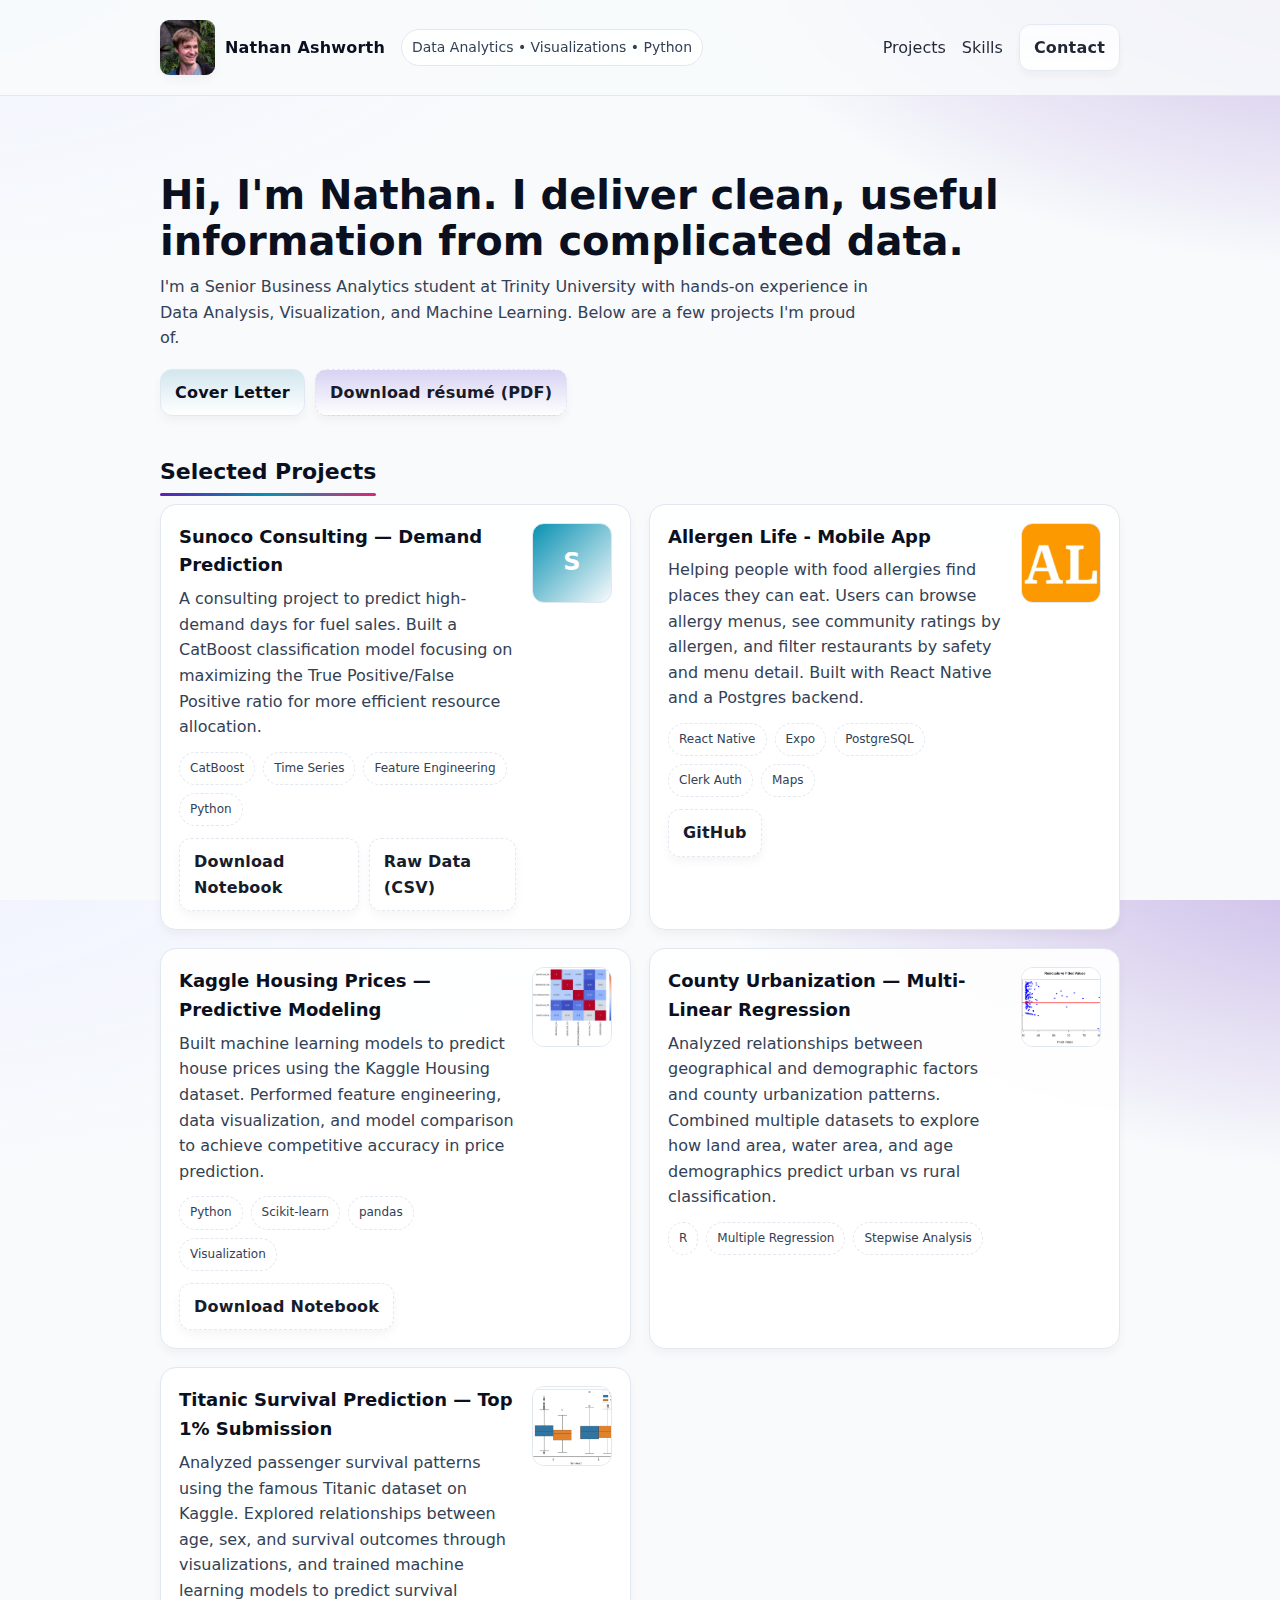
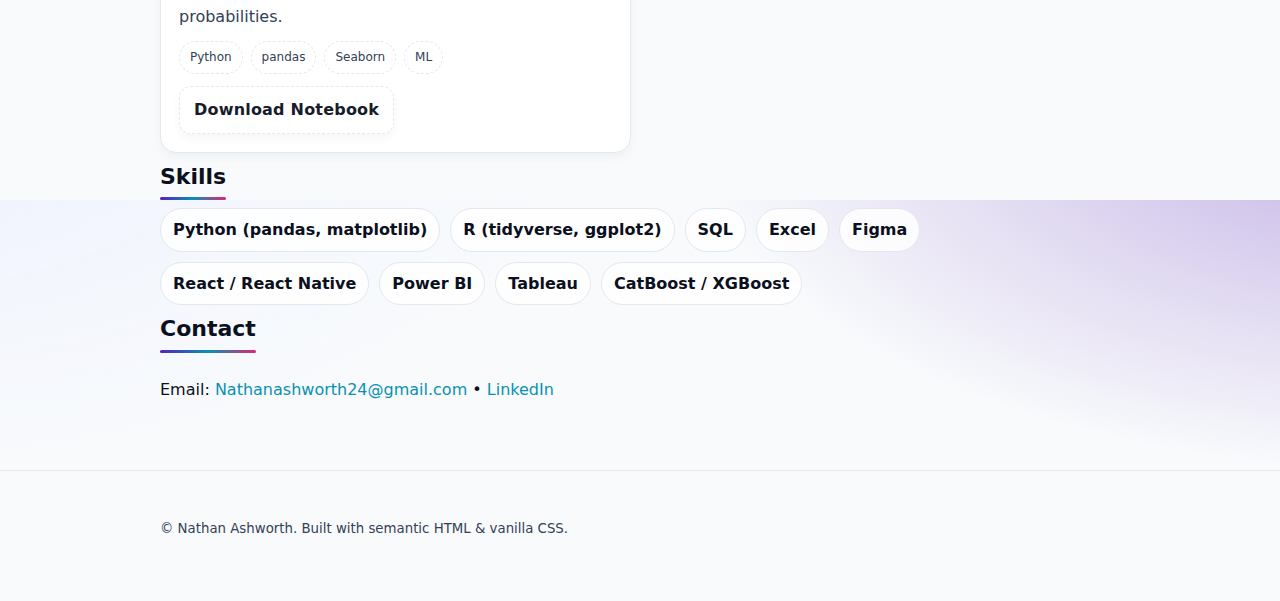
<file: index.html>
<!DOCTYPE html>
<html lang="en">
<head>
  <meta charset="utf-8" />
  <meta name="viewport" content="width=device-width, initial-scale=1" />
  <title>Nathan Ashworth — Projects</title>
  <meta name="description" content="Portfolio of Nathan Ashworth — data/analytics & front‑end projects." />
  <meta name="color-scheme" content="light dark" />
  <link rel="stylesheet" href="style.css">
</head>

<body>
  <header>
    <div class="container nav">
      <div class="brand-info">
        <div class="brand">
          <!-- Placeholder if no image exists -->
          <img src="profile_pic.jpg" onerror="this.src='[data-uri]'" alt="Nathan Ashworth" class="logo" />
          <span>Nathan Ashworth</span>
        </div>
        <span class="pill">Data Analytics • Visualizations • Python</span>
      </div>
      <nav class="nav-links" aria-label="Primary">
        <a href="#projects">Projects</a>
        <a href="#skills">Skills</a>
        <a href="#contact" class="btn">Contact</a>
      </nav>
    </div>
  </header>

  <main class="container">
    <!-- LIST VIEW -->
    <div id="list-view">
      <section class="hero">
        <!-- UPDATED HEADING -->
        <h1>Hi, I'm Nathan. I deliver clean, useful information from complicated data.</h1>
        <p>
          I'm a Senior Business Analytics student at Trinity University with hands‑on experience in
          Data Analysis, Visualization, and Machine Learning. Below are a few projects I'm proud of.
        </p>
        <div class="actions">
          <!-- UPDATED: Replaced "See projects" button with "Cover Letter" button linking to PDF -->
          <a class="btn success" href="Nathan Ashworth Cover Letter (4).pdf" target="_blank">Cover Letter</a>
          <a class="btn ghost resume" href="https://drive.google.com/file/d/14TTWFAXkcB5L2Qvy4WIrAFA2lSbyCM1J/view?usp=sharing" target="_blank">Download résumé (PDF)</a>
        </div>
      </section>

      <section id="projects" aria-labelledby="projects-title">
        <h2 class="section-title" id="projects-title">Selected Projects</h2>
        <div class="grid">
          
          <!-- Project: Sunoco Consulting -->
          <article class="card" data-href="Sunoco_Project/Sunoco.html" aria-labelledby="sunoco-title">
            <div class="card-content">
              <h3 id="sunoco-title">Sunoco Consulting — Demand Prediction</h3>
              <p>
                A consulting project to predict high-demand days for fuel sales. Built a CatBoost classification model focusing on 
                maximizing the True Positive/False Positive ratio for more efficient resource allocation.
              </p>
              <div class="tags">
                <span class="tag">CatBoost</span>
                <span class="tag">Time Series</span>
                <span class="tag">Feature Engineering</span>
                <span class="tag">Python</span>
              </div>
              <div class="actions">
                <!-- UPDATED TO GOOGLE DRIVE LINK -->
                <a class="btn ghost" href="https://drive.google.com/file/d/1c9u76OXVPvkkjXm2lYuy-6iXH7Qmeak5/view?usp=drive_link" download="sunoco-notebook.ipynb" target="_blank">Download Notebook</a>
                <!-- UPDATED TO GOOGLE DRIVE LINK -->
                <a class="btn ghost" href="https://drive.google.com/file/d/1ahLQGSI-8hqX6uSfDQ7i5tsWz2RGFP1N/view?usp=sharing" download="sunoco-raw-data.csv" target="_blank">Raw Data (CSV)</a>
              </div>
            </div>
            <!-- Placeholder icon for Sunoco -->
            <div class="card-image placeholder">S</div>
          </article>
          </a>
          <!-- Project 1: Allergen Life -->

          <article class="card" data-href="Allergen_Project/Allergen.html" aria-labelledby="allergen-title">
            <div class="card-content">
              <h3 id="allergen-title">Allergen Life - Mobile App</h3>
              <p>
                Helping people with food allergies find places they can eat. Users can browse allergy menus,
                see community ratings by allergen, and filter restaurants by safety and menu detail. Built with React Native
                and a Postgres backend.
              </p>
              <div class="tags">
                <span class="tag">React Native</span>
                <span class="tag">Expo</span>
                <span class="tag">PostgreSQL</span>
                <span class="tag">Clerk Auth</span>
                <span class="tag">Maps</span>
              </div>
              <div class="actions">
                <!-- CARD ACTION LINK REMAINS EXTERNAL -->
                <a class="btn ghost" href="https://github.com/nashwort24/Allergen---Life/tree/main/allergen_life-master" target="_blank">GitHub</a>
              </div>
            </div>
            <img src="app_icon.webp" alt="Allergen Life app icon" class="card-image" onerror="this.style.display='none'" />
          </article>
          </a>

          <!-- Project 2: Kaggle Housing Prices -->
          
          <article class="card" data-href="Housing_Project/Housing.html" aria-labelledby="p2-title">
            <div class="card-content">
              <h3 id="p2-title">Kaggle Housing Prices — Predictive Modeling</h3>
              <p>
                Built machine learning models to predict house prices using the Kaggle Housing dataset. Performed feature engineering, 
                data visualization, and model comparison to achieve competitive accuracy in price prediction.
              </p>
              <div class="tags">
                <span class="tag">Python</span><span class="tag">Scikit-learn</span><span class="tag">pandas</span><span class="tag">Visualization</span>
              </div>
              <div class="actions">
                  <!-- UPDATED TO GOOGLE DRIVE LINK -->
                  <a class="btn ghost" href="https://drive.google.com/file/d/1pKJ6AxrgQACMteOw-QSWaDo-wCK9t23N/view?usp=drive_link" download="kaggle-housing-notebook.ipynb" target="_blank">Download Notebook</a>
              </div>
            </div>
            <img src="heatmap_kaggle.png" alt="Housing price analysis" class="card-image" onerror="this.style.display='none'" />
          </article>

          <!-- Project 3: County Urbanization -->
          <article class="card" data-href="Urban_Project/Urban.html" aria-labelledby="p3-title">
            <div class="card-content">
              <h3 id="p3-title">County Urbanization — Multi-Linear Regression</h3>
              <p>
                Analyzed relationships between geographical and demographic factors and county urbanization patterns. 
                Combined multiple datasets to explore how land area, water area, and age demographics predict urban vs rural classification.
              </p>
              <div class="tags">
                <span class="tag">R</span><span class="tag">Multiple Regression</span><span class="tag">Stepwise Analysis</span>
              </div>
            </div>
            <img src="residuals_rural.png" alt="County urbanization analysis" class="card-image" onerror="this.style.display='none'" />
          </article>

          <!-- Project 4: Titanic Survival -->
          <article class="card" data-href="Titanic_Project/Titanic.html" aria-labelledby="p4-title">
              <div class="card-content">
                <!-- CARD TITLE UPDATED -->
                <h3 id="p4-title">Titanic Survival Prediction — Top 1% Submission</h3>
                <p>
                  Analyzed passenger survival patterns using the famous Titanic dataset on Kaggle.
                  Explored relationships between age, sex, and survival outcomes through visualizations,
                  and trained machine learning models to predict survival probabilities.
                </p>
                <div class="tags">
                  <span class="tag">Python</span>
                  <span class="tag">pandas</span>
                  <span class="tag">Seaborn</span>
                  <span class="tag">ML</span>
                </div>
                <div class="actions">
                    <!-- UPDATED TO GOOGLE DRIVE LINK -->
                    <a class="btn ghost" href="https://drive.google.com/file/d/10UAJB6TN1qrkUQ6wyIEcbwBca8mDLLjs/view?usp=sharing" download="titanic-notebook.ipynb" target="_blank">Download Notebook</a>
                </div>
              </div>
              <img src="titanic_boxplot.png" alt="titanic survival boxplot" class="card-image" onerror="this.style.display='none'" />
            </article>

        </div>
      </section>

      <section id="skills" aria-labelledby="skills-title">
        <h2 class="section-title" id="skills-title">Skills</h2>
        <div class="chips">
          <span class="chip">Python (pandas, matplotlib)</span>
          <span class="chip">R (tidyverse, ggplot2)</span>
          <span class="chip">SQL</span>
          <span class="chip">Excel</span>
          <span class="chip">Figma</span>
          <span class="chip">React / React Native</span>
          <span class="chip">Power BI</span>
          <span class="chip">Tableau</span>
          <span class="chip">CatBoost / XGBoost</span>
        </div>
      </section>

      <section id="contact" aria-labelledby="contact-title">
        <h2 class="section-title" id="contact-title">Contact</h2>
        <p>
          Email: <a href="mailto:nashwort@trinity.edu">Nathanashworth24@gmail.com</a> • 
          <a href="https://www.linkedin.com/in/nathan-ashworth-869752216" target="_blank">LinkedIn</a>
        </p>
      </section>
    </div>
  </main>

  <footer>
    <div class="container">
      <small>© <span id="y"></span> Nathan Ashworth. Built with semantic HTML & vanilla CSS.</small>
    </div>
  </footer>

  <script>
    // Create sample charts for project cards
    function createChart(canvasId, type) {
      const canvas = document.getElementById(canvasId);
      if (!canvas) return;
      
      const ctx = canvas.getContext('2d');
      const size = 80;
      canvas.width = size * 2;
      canvas.height = size * 2;
      canvas.style.width = size + 'px';
      canvas.style.height = size + 'px';
      ctx.scale(2, 2);
      
      ctx.fillStyle = getComputedStyle(document.documentElement).getPropertyValue('--card').trim();
      ctx.fillRect(0, 0, size, size);
      
      if (type === 'line') {
        const points = [[15, 50], [25, 45], [35, 40], [45, 35], [55, 30], [65, 25]];
        ctx.strokeStyle = '#06b6d4';
        ctx.lineWidth = 2;
        ctx.beginPath();
        ctx.moveTo(points[0][0], points[0][1]);
        points.slice(1).forEach(point => ctx.lineTo(point[0], point[1]));
        ctx.stroke();
        
        ctx.fillStyle = '#7c3aed';
        points.forEach(point => {
          ctx.beginPath();
          ctx.arc(point[0], point[1], 2, 0, Math.PI * 2);
          ctx.fill();
        });
      }
    }


      document.querySelectorAll('.card[data-href]').forEach(card => {
    card.addEventListener('click', e => {
      // prevent clicks on inner links from hijacking navigation
      if (e.target.closest('a')) return;
      window.location.href = card.dataset.href;
    });
  });
</script>
  </script>
</body>
</html>
</file>
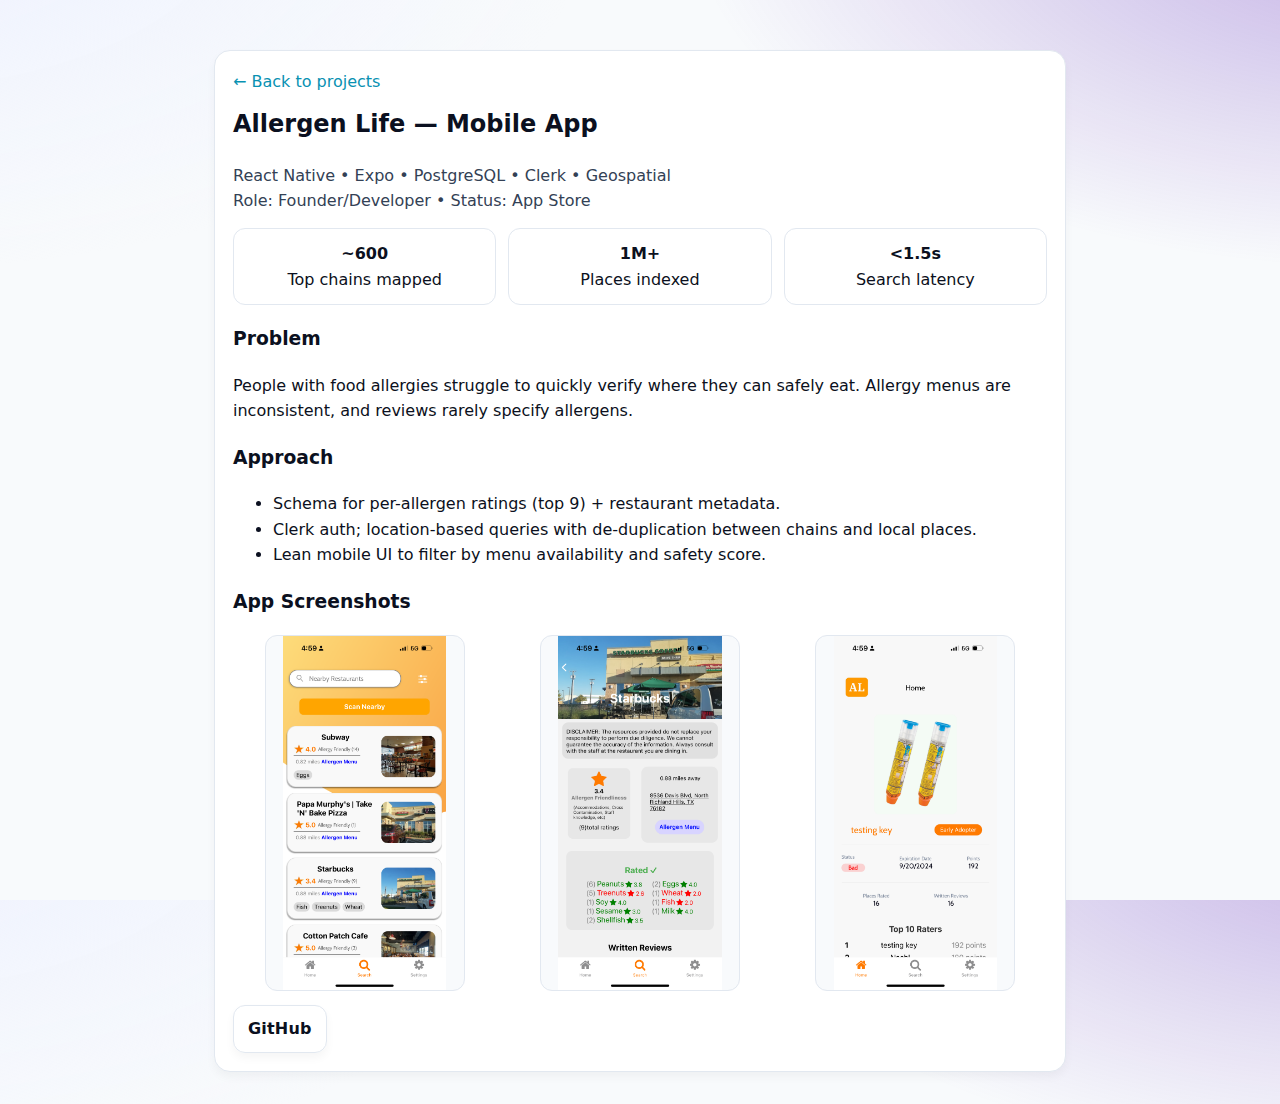
<file: Allergen_Project/Allergen.html>
<!DOCTYPE html>
<html lang="en">
<head>
  <meta charset="utf-8" />
  <meta name="viewport" content="width=device-width, initial-scale=1" />
  <title>Nathan Ashworth — Projects</title>
  <meta name="description" content="Portfolio of Nathan Ashworth — data/analytics & front-end projects." />
  <meta name="color-scheme" content="light dark" />  

  <link rel="stylesheet" href="../style.css">
</head>

<body>
  <main class="page-container">
    <!-- DETAIL: ALLERGEN -->
    <section id="detail-allergen" class="detail" aria-labelledby="detail-allergen-title">
      <a class="back" href="../index.html">&larr; Back to projects</a>

      <h2 id="detail-allergen-title">Allergen Life — Mobile App</h2>
      <p class="meta">
        React Native • Expo • PostgreSQL • Clerk • Geospatial
        <br>Role: Founder/Developer • Status: App Store
      </p>

      <div class="kpis">
        <div class="kpi"><strong>~600</strong><br>Top chains mapped</div>
        <div class="kpi"><strong>1M+</strong><br>Places indexed</div>
        <div class="kpi"><strong>&lt;1.5s</strong><br>Search latency</div>
      </div>

      <h3>Problem</h3>
      <p>
        People with food allergies struggle to quickly verify where they can safely eat.
        Allergy menus are inconsistent, and reviews rarely specify allergens.
      </p>

      <h3>Approach</h3>
      <ul>
        <li>Schema for per-allergen ratings (top 9) + restaurant metadata.</li>
        <li>Clerk auth; location-based queries with de-duplication between chains and local places.</li>
        <li>Lean mobile UI to filter by menu availability and safety score.</li>
      </ul>

      <h3>App Screenshots</h3>
      <div class="gallery three-col">
        <figure>
          <img src="search_screen.png" alt="Search Screen" class="mobile-screenshot">
        </figure>
        <figure>
          <img src="restaurant_screen.png" alt="Restaurant Screen" class="mobile-screenshot">
        </figure>
        <figure>
          <img src="home_screen.png" alt="Home Screen" class="mobile-screenshot">
        </figure>
      </div>

      <div class="actions" style="margin-top:14px">
        <a class="btn" href="https://github.com/nashwort24/Allergen---Life/tree/main/allergen_life-master" target="_blank">
          GitHub
        </a>
      </div>
    </section>
  </main>
</body>
</html>
</file>
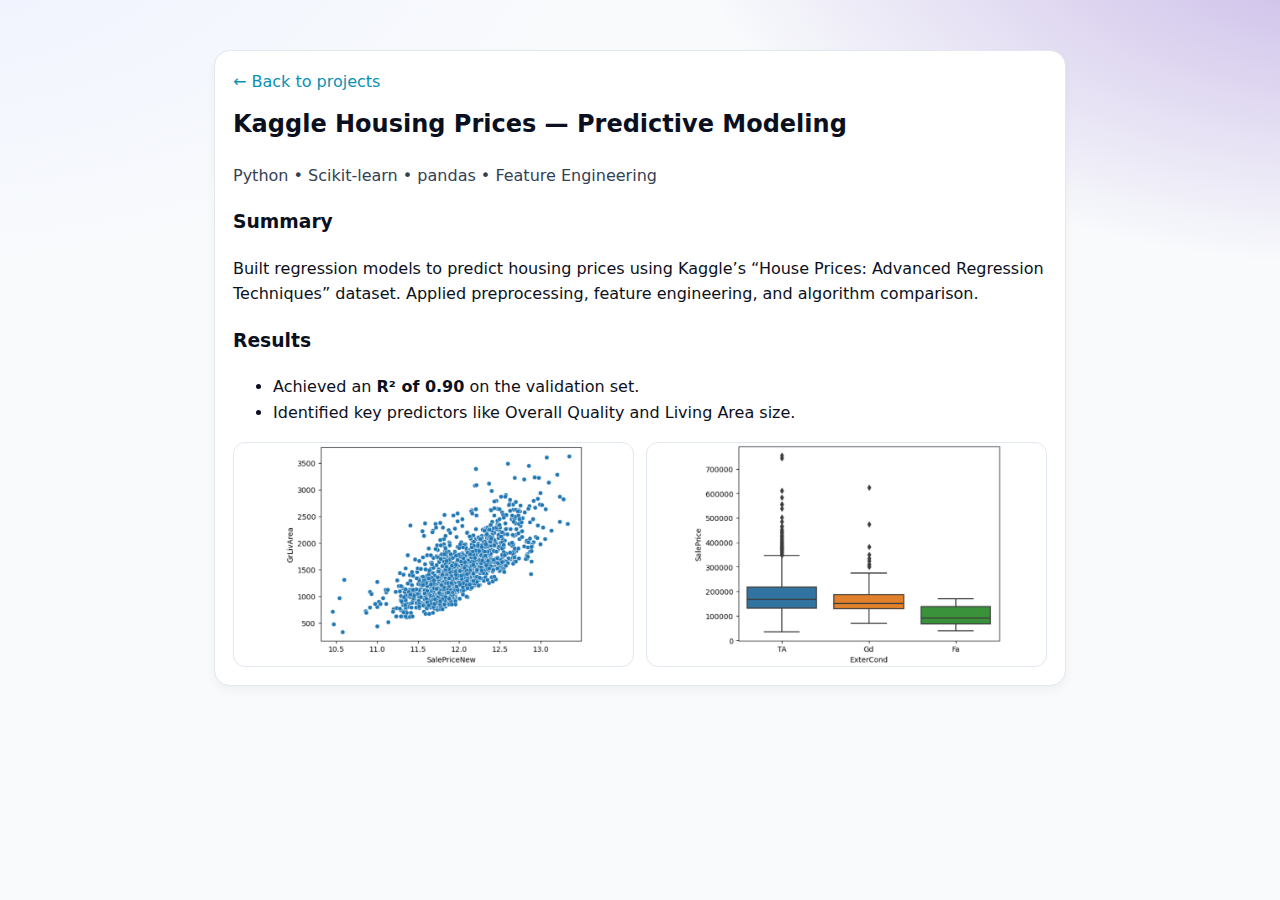
<file: Housing_Project/Housing.html>
<!DOCTYPE html>
<html lang="en">
<head>
  <meta charset="utf-8" />
  <meta name="viewport" content="width=device-width, initial-scale=1" />
  <title>Nathan Ashworth — Projects</title>
  <meta name="description" content="Portfolio of Nathan Ashworth — data/analytics & front-end projects." />
  <meta name="color-scheme" content="light dark" />  

  <link rel="stylesheet" href="../style.css">
</head>

<body>
  <main class="page-container">
    <!-- DETAIL: KAGGLE HOUSING -->
    <section id="detail-p2" class="detail" aria-labelledby="detail-p2-title">
      <a class="back" href="../index.html">&larr; Back to projects</a>

      <h2 id="detail-p2-title">Kaggle Housing Prices — Predictive Modeling</h2>
      <p class="meta">Python • Scikit-learn • pandas • Feature Engineering</p>

      <h3>Summary</h3>
      <p>
        Built regression models to predict housing prices using Kaggle’s
        “House Prices: Advanced Regression Techniques” dataset.
        Applied preprocessing, feature engineering, and algorithm comparison.
      </p>

      <h3>Results</h3>
      <ul>
        <li>Achieved an <strong>R² of 0.90</strong> on the validation set.</li>
        <li>Identified key predictors like Overall Quality and Living Area size.</li>
      </ul>

      <div class="gallery">
        <figure>
          <img src="graph_points_kaggle.png" alt="Predicted vs actual prices">
        </figure>
        <figure>
          <img src="boxplot_kaggle.png" alt="Feature distribution boxplots">
        </figure>
      </div>
    </section>
  </main>
</body>
</html>
</file>
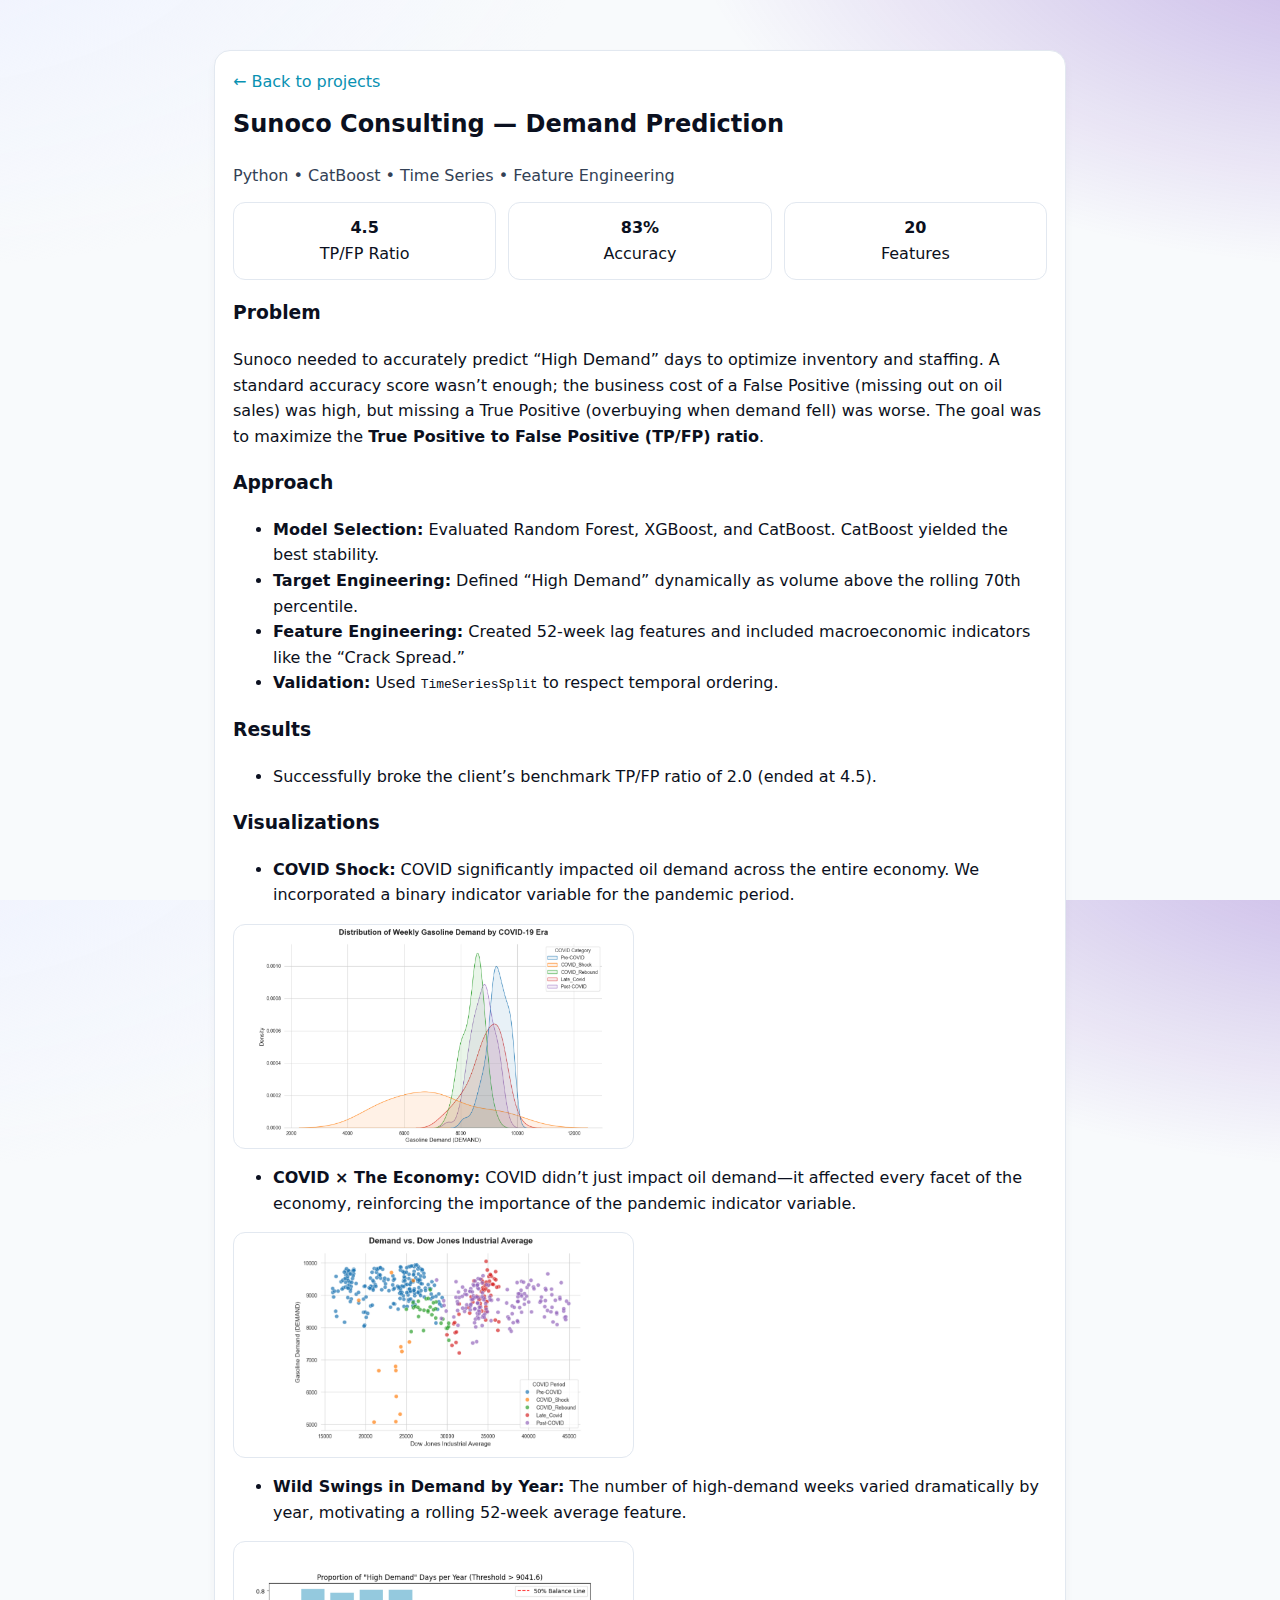
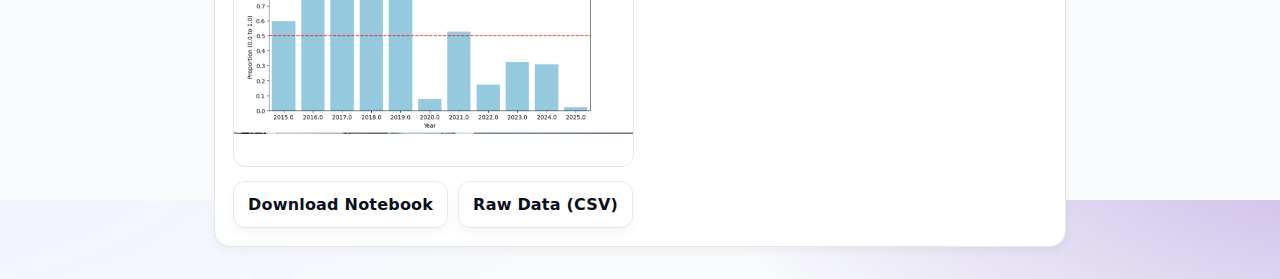
<file: Sunoco_Project/Sunoco.html>
<!DOCTYPE html>
<html lang="en">
<head>
  <meta charset="utf-8" />
  <meta name="viewport" content="width=device-width, initial-scale=1" />
  <title>Nathan Ashworth — Projects</title>
  <meta name="description" content="Portfolio of Nathan Ashworth — data/analytics & front-end projects." />
  <meta name="color-scheme" content="light dark" />  
  <link rel="stylesheet" href="../style.css">
</head>

<body>
  <main class="page-container">
    <!-- DETAIL: SUNOCO -->
    <section id="detail-sunoco" class="detail" aria-labelledby="detail-sunoco-title">
      <a class="back" href="../index.html">&larr; Back to projects</a>

      <h2 id="detail-sunoco-title">Sunoco Consulting — Demand Prediction</h2>
      <p class="meta">Python • CatBoost • Time Series • Feature Engineering</p>

      <div class="kpis">
        <div class="kpi"><strong>4.5</strong><br>TP/FP Ratio</div>
        <div class="kpi"><strong>83%</strong><br>Accuracy</div>
        <div class="kpi"><strong>20</strong><br>Features</div>
      </div>

      <h3>Problem</h3>
      <p>
        Sunoco needed to accurately predict “High Demand” days to optimize inventory
        and staffing. A standard accuracy score wasn’t enough; the business cost of a
        False Positive (missing out on oil sales) was high, but missing a True Positive
        (overbuying when demand fell) was worse. The goal was to maximize the
        <strong>True Positive to False Positive (TP/FP) ratio</strong>.
      </p>

      <h3>Approach</h3>
      <ul>
        <li><strong>Model Selection:</strong> Evaluated Random Forest, XGBoost, and CatBoost. CatBoost yielded the best stability.</li>
        <li><strong>Target Engineering:</strong> Defined “High Demand” dynamically as volume above the rolling 70th percentile.</li>
        <li><strong>Feature Engineering:</strong> Created 52-week lag features and included macroeconomic indicators like the “Crack Spread.”</li>
        <li><strong>Validation:</strong> Used <code>TimeSeriesSplit</code> to respect temporal ordering.</li>
      </ul>

      <h3>Results</h3>
      <ul>
        <li>Successfully broke the client’s benchmark TP/FP ratio of 2.0 (ended at 4.5).</li>
      </ul>

      <h3>Visualizations</h3>

      <ul>
        <li>
          <strong>COVID Shock:</strong> COVID significantly impacted oil demand across
          the entire economy. We incorporated a binary indicator variable for the
          pandemic period.
        </li>
      </ul>

      <div class="gallery one-col">
        <figure>
          <img src="Sunoco_covid_shock.png" alt="Sunoco COVID shock visualization">
        </figure>
      </div>

      <ul>
        <li>
          <strong>COVID × The Economy:</strong> COVID didn’t just impact oil demand—it
          affected every facet of the economy, reinforcing the importance of the
          pandemic indicator variable.
        </li>
      </ul>

      <div class="gallery one-col">
        <figure>
          <img src="Sunoco_overtime.png" alt="Sunoco overtime visualization">
        </figure>
      </div>

      <ul>
        <li>
          <strong>Wild Swings in Demand by Year:</strong> The number of high-demand
          weeks varied dramatically by year, motivating a rolling 52-week average
          feature.
        </li>
      </ul>

      <div class="gallery one-col">
        <figure>
          <img src="Sunoco_percentage_high.png" alt="Sunoco high-demand percentage visualization">
        </figure>
      </div>

      <div class="actions" style="margin-top:14px">
        <a
          class="btn"
          href="https://drive.google.com/file/d/1c9u76OXVPvkkjXm2lYuy-6iXH7Qmeak5/view?usp=drive_link"
          target="_blank"
        >
          Download Notebook
        </a>
        <a
          class="btn"
          href="https://drive.google.com/file/d/1ahLQGSI-8hqX6uSfDQ7i5tsWz2RGFP1N/view?usp=sharing"
          target="_blank"
        >
          Raw Data (CSV)
        </a>
      </div>
    </section>
  </main>
</body>
</html>
</file>
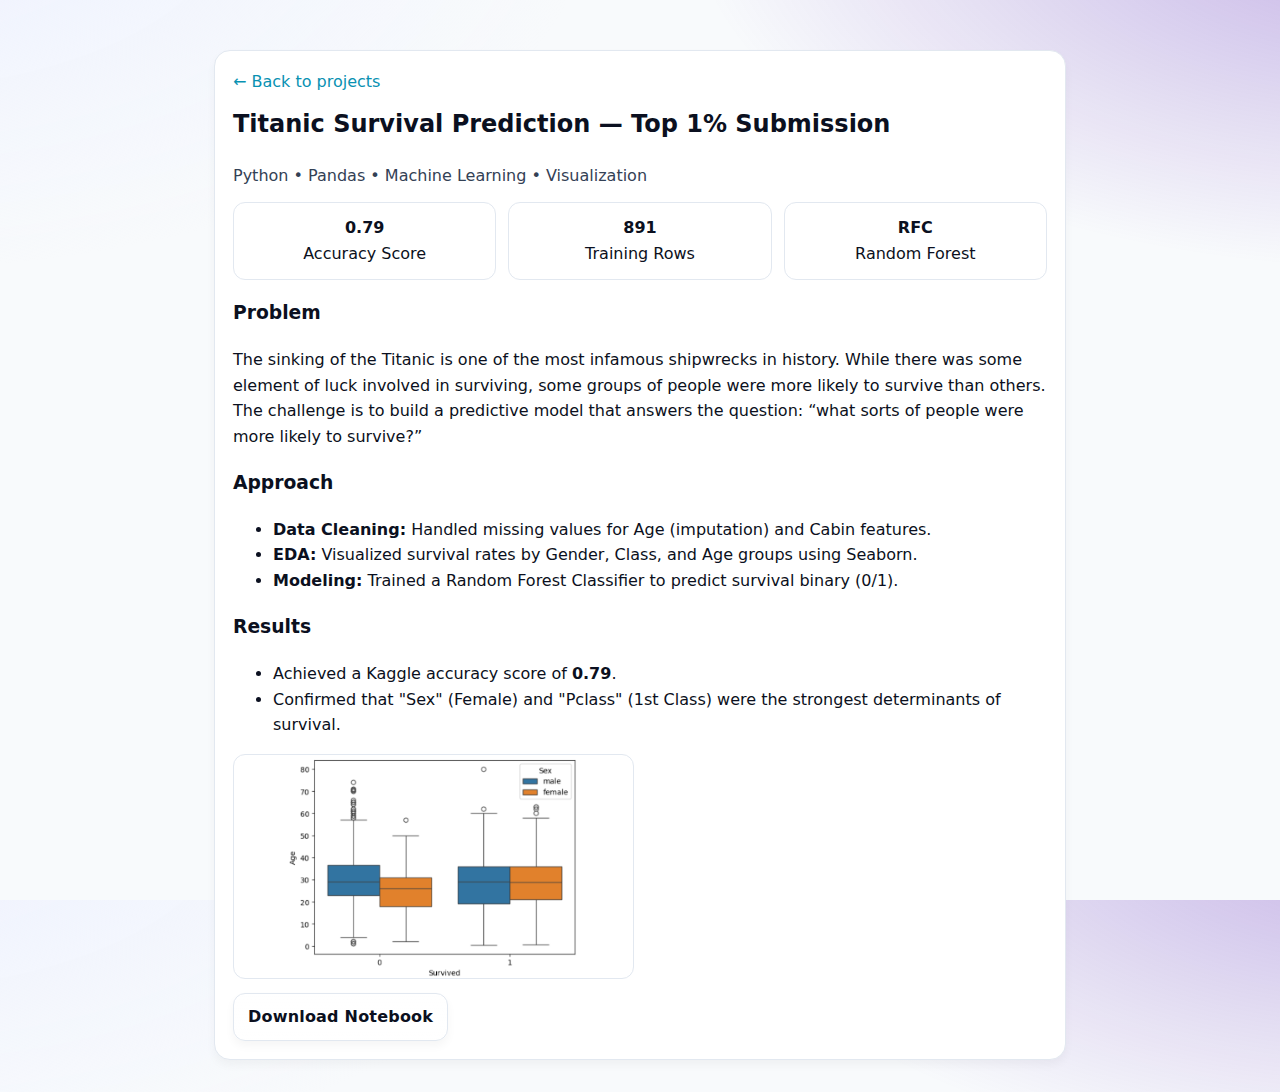
<file: Titanic_Project/Titanic.html>
<!DOCTYPE html>
<html lang="en">
<head>
  <meta charset="utf-8" />
  <meta name="viewport" content="width=device-width, initial-scale=1" />
  <title>Nathan Ashworth — Projects</title>
  <meta name="description" content="Portfolio of Nathan Ashworth — data/analytics & front‑end projects." />
  <meta name="color-scheme" content="light dark" />  
  
  <link rel="stylesheet" href="../style.css">
</head>
<body>
  <main class="page-container">
    <!-- DETAIL: TITANIC (New!) -->
    <section id="detail-p4" class="detail" aria-labelledby="detail-p4-title">
      <a class="back" href="../index.html" data-route>&larr; Back to projects</a>
      <!-- H2 DETAIL TITLE UPDATED -->
      <h2 id="detail-p4-title">Titanic Survival Prediction — Top 1% Submission</h2>
      <p class="meta">Python • Pandas • Machine Learning • Visualization</p>

      <div class="kpis">
        <div class="kpi"><strong>0.79</strong><br/>Accuracy Score</div>
        <div class="kpi"><strong>891</strong><br/>Training Rows</div>
        <div class="kpi"><strong>RFC</strong><br/>Random Forest</div>
      </div>

      <h3>Problem</h3>
      <p>
        The sinking of the Titanic is one of the most infamous shipwrecks in history. While there was some element of luck involved in surviving, 
        some groups of people were more likely to survive than others. The challenge is to build a predictive model that answers the question: 
        “what sorts of people were more likely to survive?”
      </p>

      <h3>Approach</h3>
      <ul>
        <li><strong>Data Cleaning:</strong> Handled missing values for Age (imputation) and Cabin features.</li>
        <li><strong>EDA:</strong> Visualized survival rates by Gender, Class, and Age groups using Seaborn.</li>
        <li><strong>Modeling:</strong> Trained a Random Forest Classifier to predict survival binary (0/1).</li>
      </ul>

      <h3>Results</h3>
      <ul>
        <li>Achieved a Kaggle accuracy score of <strong>0.79</strong>.</li>
        <li>Confirmed that "Sex" (Female) and "Pclass" (1st Class) were the strongest determinants of survival.</li>
      </ul>

      <div class="gallery">
        <figure>
          <img src="titanic_boxplot copy.png" alt="titanic boxplot visualization" />
        </figure>
      </div>
      <div class="actions" style="margin-top:14px">
        <!-- UPDATED TO GOOGLE DRIVE LINK -->
        <a class="btn" href="https://drive.google.com/file/d/10UAJB6TN1qrkUQ6wyIEcbwBca8mDLLjs/view?usp=sharing" download="titanic-notebook.ipynb" target="_blank">Download Notebook</a>
      </div>
    </section>
  </main>
</body>
</file>
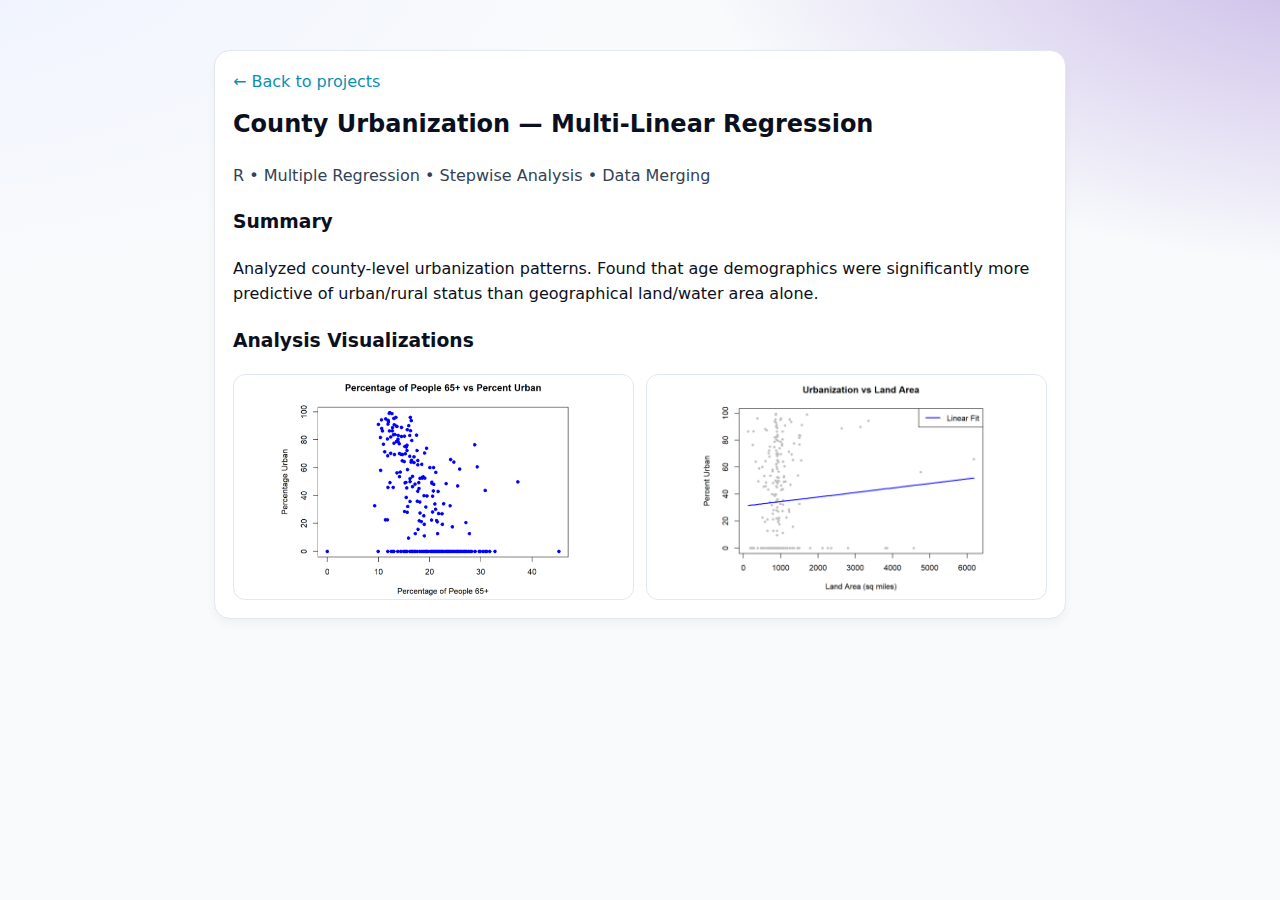
<file: Urban_Project/Urban.html>
<!DOCTYPE html>
<html lang="en">
<head>
  <meta charset="utf-8" />
  <meta name="viewport" content="width=device-width, initial-scale=1" />
  <title>Nathan Ashworth — Projects</title>
  <meta name="description" content="Portfolio of Nathan Ashworth — data/analytics & front-end projects." />
  <meta name="color-scheme" content="light dark" />  

  <link rel="stylesheet" href="../style.css">
</head>

<body>
  <main class="page-container">
    <!-- DETAIL: URBANIZATION -->
    <section id="detail-p3" class="detail" aria-labelledby="detail-p3-title">
      <a class="back" href="/website-for-resume/index.html">&larr; Back to projects</a>

      <h2 id="detail-p3-title">County Urbanization — Multi-Linear Regression</h2>
      <p class="meta">R • Multiple Regression • Stepwise Analysis • Data Merging</p>

      <h3>Summary</h3>
      <p>
        Analyzed county-level urbanization patterns. Found that age demographics
        were significantly more predictive of urban/rural status than geographical
        land/water area alone.
      </p>

      <h3>Analysis Visualizations</h3>
      <div class="gallery">
        <figure>
          <img src="65_rural.png" alt="Age 65+ vs Rural correlation">
        </figure>
        <figure>
          <img src="linear_rural.png" alt="Linear regression analysis">
        </figure>
      </div>
    </section>
  </main>
</body>
</html>
</file>
<file: style.css>
<style>
    :root {
      --bg: #0b1020;        /* deep navy */
      --bg-soft: #111735;   /* slightly lighter */
      --text: #eef2ff;      /* icy white */
      --muted: #c7d2fe;     /* periwinkle */
      --brand: #7c3aed;     /* violet */
      --brand-2: #06b6d4;   /* cyan */
      --brand-3: #f43f5e;   /* rose */
      --card: #0f172a;      /* slate */
      --card-border: #1f2a4a;
      --accent: #22c55e;    /* green */
      --shadow: 0 5px 15px rgba(0,0,0,.15); /* REDUCED OPACITY */
    }
    @media (prefers-color-scheme: light) {
      :root {
        --bg: #f8fafc;
        --bg-soft: #eef2ff;
        --text: #0b1020;
        --muted: #334155;
        --brand: #5b21b6;
        --brand-2: #0891b2;
        --brand-3: #db2777;
        --card: #ffffff;
        --card-border: #e2e8f0;
        --accent: #16a34a;
        --shadow: 0 5px 10px rgba(2,8,23,.04); /* REDUCED OPACITY */
      }
    }

    * { box-sizing: border-box; }
    html, body { height: 100%; }
    body {
      margin: 0;
      font-family: ui-sans-serif, system-ui, -apple-system, Segoe UI, Roboto, Ubuntu, Cantarell, Noto Sans, "Helvetica Neue", Arial, "Apple Color Emoji", "Segoe UI Emoji";
      background: radial-gradient(1200px 600px at -10% -10%, var(--bg-soft), transparent 60%),
                  radial-gradient(1200px 600px at 110% -10%, color-mix(in oklab, var(--brand) 35%, transparent), transparent 60%),
                  var(--bg);
      color: var(--text);
      line-height: 1.6;
    }
    a { color: var(--brand-2); text-decoration: none; }
    a:hover { text-decoration: underline; }

    /* Layout */
    .container { max-width: 1000px; margin: 0 auto; padding: 20px; }

    /* Header */
    header {
      position: sticky; top: 0; z-index: 10;
      background: color-mix(in oklab, var(--bg), transparent 15%);
      backdrop-filter: blur(6px);
      border-bottom: 1px solid var(--card-border);
    }
    .nav { display: flex; align-items: center; justify-content: space-between; gap: 16px; flex-wrap: wrap; }
    .brand { display: flex; align-items: center; gap: 10px; font-weight: 700; letter-spacing: .2px; }
    .brand-info { display: flex; align-items: center; gap: 16px; flex-wrap: wrap; }
    .logo {
      width: 55px; height: 55px; border-radius: 9px;
      object-fit: cover;
      box-shadow: var(--shadow);
    }
    .nav a { color: var(--text); opacity: .9; }
    .nav-links { display: flex; gap: 16px; align-items: center; }
    .btn {
      display: inline-flex; align-items: center; gap: 8px;
      padding: 10px 14px; border-radius: 12px; border: 1px solid var(--card-border);
      background: linear-gradient(180deg, color-mix(in oklab, var(--card) 70%, transparent), var(--card));
      color: var(--text); text-decoration: none; font-weight: 600; letter-spacing: .2px;
      box-shadow: var(--shadow);
      cursor: pointer;
    }
    .btn:hover { transform: translateY(-1px); }

    /* Headings */
    .section-title { font-size: 22px; margin: 6px 0 14px; position: relative; display: inline-block; }
    .section-title::after{
      content: ""; position: absolute; left: 0; right: 0; bottom: -6px; height: 3px;
      background: linear-gradient(90deg, var(--brand), var(--brand-2), var(--brand-3));
      border-radius: 2px;
    }

    /* Hero */
    .hero { padding: 56px 0 32px; }
    h1 { font-size: clamp(28px, 4vw, 40px); line-height: 1.15; margin: 0 0 10px; }
    .hero p { max-width: 70ch; margin: 0 0 18px; color: var(--muted); }
    .pill {
      display: inline-flex; gap: 8px; align-items: center;
      padding: 6px 10px; border-radius: 999px; border: 1px solid var(--card-border);
      background: color-mix(in oklab, var(--card) 80%, transparent);
      font-size: 14px; color: var(--muted);
    }

    /* Responsive adjustments for header */
    @media (max-width: 768px) {
      .nav { flex-direction: column; align-items: flex-start; gap: 12px; }
      .brand-info { width: 100%; justify-content: space-between; }
      .nav-links { width: 100%; justify-content: center; }
    }

    /* Cards */
    .grid { display: grid; grid-template-columns: repeat(12, 1fr); gap: 18px; }
    .card {
      grid-column: span 12;
      background: linear-gradient(180deg, color-mix(in oklab, var(--card) 92%, transparent), var(--card));
      border: 1px solid var(--card-border); border-radius: 16px; padding: 18px;
      box-shadow: var(--shadow);
      display: flex;
      gap: 16px;
      cursor: pointer;
      transition: transform 0.2s ease;
    }
    .card:hover {
      transform: translateY(-2px);
    }
    .card-content {
      flex: 1;
    }
    .card-image {
      width: 80px;
      height: 80px;
      border-radius: 12px;
      object-fit: cover;
      border: 1px solid var(--card-border);
      flex-shrink: 0;
    }
    .card-image.placeholder {
        display: grid; place-items: center;
        background: linear-gradient(135deg, var(--brand-2), var(--bg));
        color: white; font-size: 24px; font-weight: bold;
    }
    @media (min-width: 720px) {
      .card { grid-column: span 6; }
    }
    .card h3 { margin: 0 0 6px; font-size: 18px; }
    .card h3 a { color: var(--text); text-decoration: none; }
    .card h3 a:hover { color: var(--text); text-decoration: none; }
    .card p { margin: 0 0 12px; color: var(--muted); }
    .tags { display: flex; flex-wrap: wrap; gap: 8px; margin: 8px 0 12px; }
    .tag { font-size: 12px; padding: 6px 10px; border-radius: 999px; border: 1px dashed var(--card-border); color: var(--muted); }
    .actions { display: flex; flex-wrap: nowrap; gap: 10px; align-items: center; }
    .btn.ghost { background: transparent; border-style: dashed; opacity: .95; }
    .btn.success { background: linear-gradient(180deg, color-mix(in oklab, var(--brand-2) 22%, var(--card)), var(--card)); }
    .btn.resume { background: linear-gradient(180deg, color-mix(in oklab, var(--brand) 22%, var(--card)), var(--card)); }

    /* Skills */
    .chips { display: flex; flex-wrap: wrap; gap: 10px; }
    .chip { padding: 8px 12px; border: 1px solid var(--card-border); border-radius: 999px; background: color-mix(in oklab, var(--card) 85%, transparent); font-weight: 600; color: var(--text); }

    /* Detail views */
    .hidden { display: none !important; }
    .detail {
      padding: 18px; border: 1px solid var(--card-border); border-radius: 16px; background: var(--card);
      box-shadow: var(--shadow); margin: 18px 0 0;
    }
    .detail h2 { margin-top: 0; }
    .back { display:inline-flex; align-items:center; gap:8px; margin-bottom: 10px; }
    .meta { color: var(--muted); margin: 8px 0 14px; }
    .gallery { display: grid; grid-template-columns: repeat(2, 1fr); gap: 12px; }
    .gallery figure { margin: 0; }
    .gallery.three-col { display: grid; grid-template-columns: repeat(3, 1fr); gap: 12px; }
    .gallery.one-col { display: grid; grid-template-columns: repeat(2, 1fr); gap: 12px; }
    .ph,
    .gallery img {
      width: 100%; aspect-ratio: 16/9; border-radius: 12px; border: 1px solid var(--card-border);
      background: #ffffff;
      display: grid; place-items: center; color: var(--muted); font-weight: 600;
      object-fit: contain;
    }
    .gallery img.mobile-screenshot {
      aspect-ratio: 9/16;
      max-width: 200px;
      margin: 0 auto;
      object-fit: contain;
      background: #f8fafc;
    }
    .page-container {
      max-width: 900px;
      margin: 0 auto; 
      padding: 2rem 1.5rem;
    }
    .kpis { display: grid; grid-template-columns: repeat(3, 1fr); gap: 12px; margin: 14px 0; }
    .kpi { padding: 12px; border: 1px solid var(--card-border); border-radius: 12px; text-align: center; }

    footer { border-top: 1px solid var(--card-border); margin-top: 32px; padding: 24px 0 40px; color: var(--muted); }
    </style>
</file>
